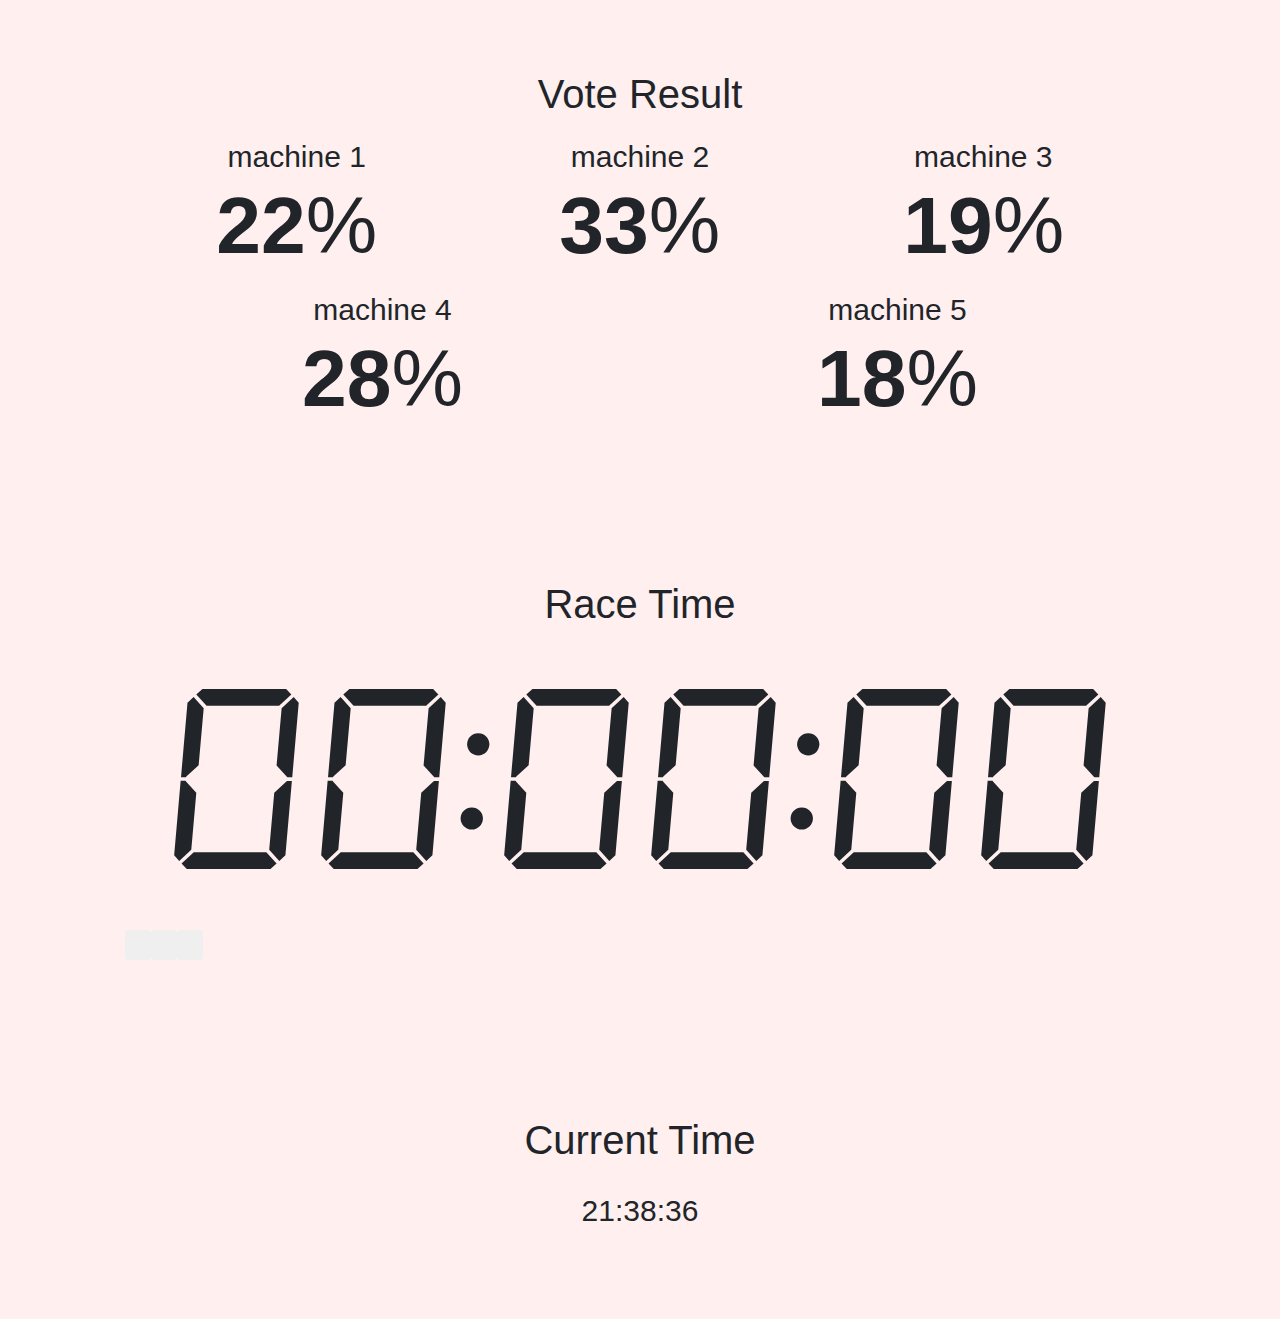
<file: index.html>
<!DOCTYPE html>
<html lang="ja">
	<head>
		<meta charset="utf-8">
		<meta http-equiv="X-UA-Compatible" content="IE=edge">
		<meta name="viewport" content="width=device-width, initial-scale=1">
		<title>TMCC-Test</title>
		<link href="bootstrap.min.css" rel="stylesheet">
		<script src="bootstrap.min.js"></script>
		<script src="anime.min.js"></script>
		<script src="jquery-3.3.1.min.js"></script>
		<link rel="stylesheet" href="style.css" type="text/css"/>
		<link rel="icon" href="icon.jpg">
	</head>
	<body style="background: #ffefef">
		<section class="bet text-center container">
			<h1>Vote Result</h1>
			<p>
				<div class="row">
					<div class="col-sm-4 text-center">
						<p class="machineName">machine 1</p>
						<p class="catch" id="num1"><b>0</b>%</p>
					</div>
					
					<div class="col-sm-4 text-center">
						<p class="machineName">machine 2</p>
						<p class="catch" id="num2"><b>0</b>%</p>
					</div>
					
					<div class="col-sm-4 text-center">
						<p class="machineName">machine 3</p>
						<p class="catch" id="num3"><b>0</b>%</p>
					</div>
				</div>
			</p>
			
			<p>
				<div class="row">
					<div class="col-sm-6 text-center">
						<p class="machineName">machine 4</p>
						<p class="catch" id="num4"><b>0</b>%</p>
					</div>
					
					<div class="col-sm-6 text-center">
						<p class="machineName">machine 5</p>
						<p class="catch" id="num5"><b>0</b>%</p>
					</div>
				</div>
			</p>
		</section>
		
		<section class="passsec text-center container">
			<h1>Race Time</h1>
			<p>
				<div id="showArea" class="showRaceTime" style="font-family: digitalfont"></div>
			</p>
			
			<p class="row">
				<button value="start" id="startBtn" class="btn btn-default" onclick="start();">
				<button value="stop" id="stopBtn" class="btn btn-default" onclick="stop();">
				<button value="reset" id="resetBtn" class="btn btn-default" onclick="reset();">
			</p>
		</section>
		
		<section class="time text-center container">
			<h1>Current Time</h1>
			<p class="row">
				<div id="nowtime" class="nowtime text-center"></div>
			</p>
		</section>
	</body>
	<script>
		//vote code
		anime({
			targets: '.catch',
			scale: [0,2.0]
		});
		
		$({count: 0}).animate({count: 30}, {
			duration: 1000,
			easing: 'linear',
			progress: function() { 
				$('#num1 b').text(Math.ceil(this.count)); 
			}
		});
		
		$({count: 0}).animate({count: 45}, {
			duration: 1000,
			easing: 'linear',
			progress: function() { 
				$('#num2 b').text(Math.ceil(this.count)); 
			}
		});
		
		$({count: 0}).animate({count: 25}, {
			duration: 1000,
			easing: 'linear',
			progress: function() { 
				$('#num3 b').text(Math.ceil(this.count)); 
			}
		});
		
		$({count: 0}).animate({count: 38}, {
			duration: 1000,
			easing: 'linear',
			progress: function() { 
				$('#num4 b').text(Math.ceil(this.count)); 
			}
		});
		
		$({count: 0}).animate({count: 24}, {
			duration: 1000,
			easing: 'linear',
			progress: function() { 
				$('#num5 b').text(Math.ceil(this.count)); 
			}
		});
		//vote end
		
		//addzero code
		function addzero(num){
			if(num < 10){
				ret = "0" + num;
				return ret;
			} else {
				return num;
			}
		}
		//addzeto end
		//time code
		function showClock(){
			var time = new Date();
			var hour = addzero(time.getHours());
			var min = addzero(time.getMinutes());
			var sec = addzero(time.getSeconds());
			var msg = hour + ":" + min + ":" + sec;
			
			var elem = document.getElementById("nowtime");
			elem.innerHTML = msg;
		}
		setInterval('showClock()',500);
		//time end
		
		//passsec code
		var passSec,passMsec,passMin;
		
		passMsec = 0;
		passSec = 0;
		passMin = 0;
		defaultmsg = "00:00:00";
		
		document.getElementById("showArea").innerHTML = defaultmsg;
		function showSec(){
			passMsec++;
			
			if(passMsec > 99){
				passMsec = 0;
				passSec++;
			}
			if(passSec > 59){
				passSec = 0;
				passMin++;
			}
			
			var msg = addzero(passMin) + ":" + addzero(passSec) + ":" + addzero(passMsec);
			
			document.getElementById("showArea").innerHTML = msg;
		}
		
		function start(){
			timer = setInterval('showSec()',10);
			
			document.getElementById("startBtn").disabled = true;
		}
		
		function stop(){
			clearInterval(timer);
			
			document.getElementById("startBtn").disabled = false;
		}
		
		function reset(){
			passSec = 0;
			passMsec = 0;
			passMin = 0;
			
			clearInterval(timer);
			
			document.getElementById("showArea").innerHTML = defaultmsg;
			document.getElementById("startBtn").disabled = false;
		}
		//passsec end
	</script>
</html>
</file>
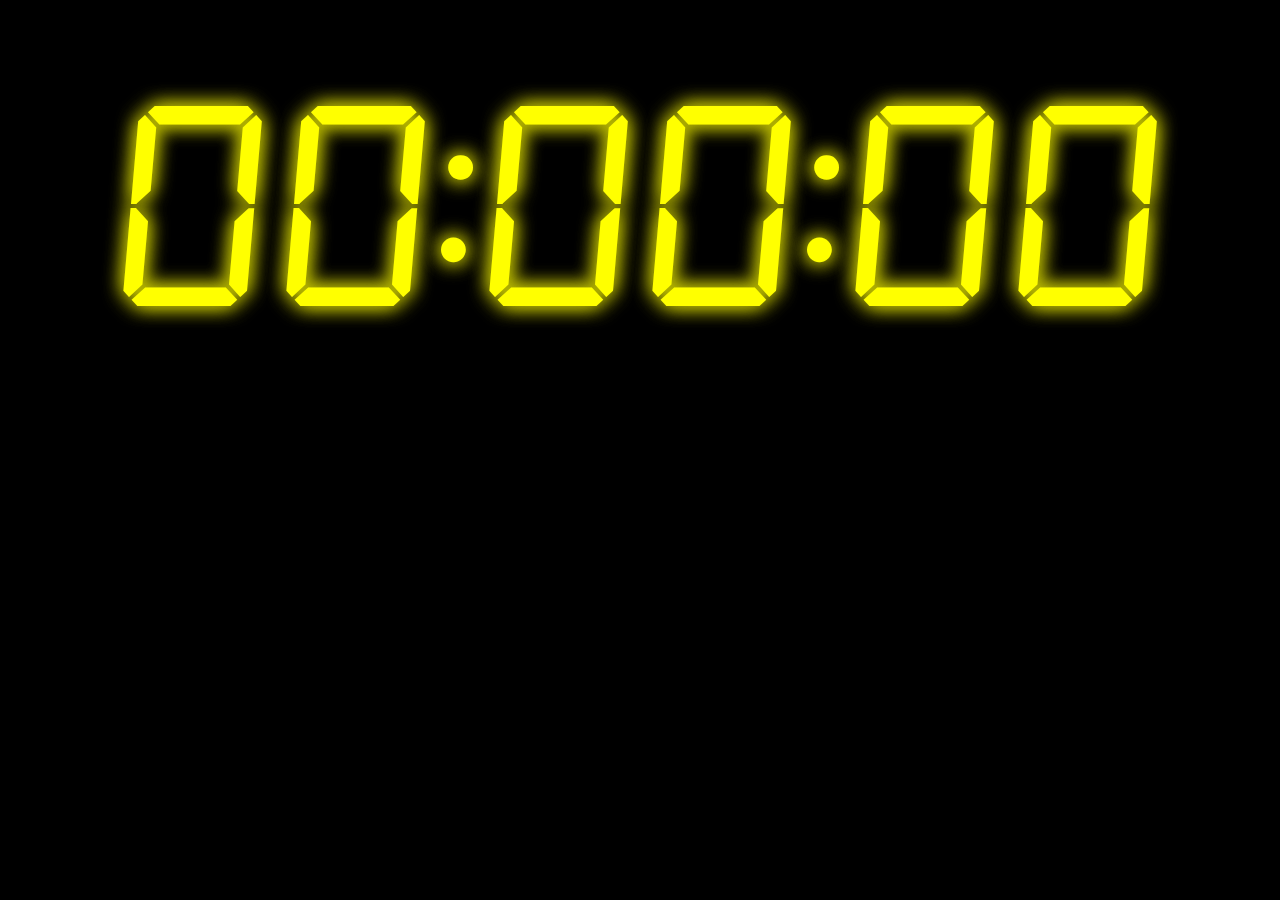
<file: racetimer.html>
<!DOCTYPE html>
<html lang="ja">
	<head>
		<meta charset="utf-8">
		<meta http-equiv="X-UA-Compatible" content="IE=edge">
		<meta name="viewport" content="width=device-width, initial-scale=1">
		<title>RaceTimer</title>
		<!-- lib reading start -->
		<link href="bootstrap.min.css" rel="stylesheet">
		<link href="bootstrap.css" rel="stylesheet">
		<script src="bootstrap.min.js"></script>
		<script src="anime.min.js"></script>
		<script src="jquery-3.3.1.min.js"></script>
		<!-- lib reading end -->
		<link rel="stylesheet" href="racetimer.css" type="text/css"/>
		<link rel="icon" href="icon.jpg">
	</head>
	<body style="background: #000;">
		<!--<aside class="text-center scriptalert">-->
			<div class="container">
				<noscript>
					<div class="alert alert-danger alert-dismissible fade show" role="alert">
						<button type="button" class="close" data-dismiss="alert" aria-label="閉じる">
							<span aria-hidden="true">&times;</span>
						</button>
	        			JavaScriptがオフになっているようです。<strong>JavaScriptをオンにしてください。</strong>
	        		</div>
				</noscript>
			</div>
		<!--</aside>-->
		<section class="passsec text-center">
			<div class="container">
				<p>
					<div id="showArea" class="showRaceTime" style="font-family: digitalfont;"></div>
				</p>
				<br>
				<p>
					<ul id="showLapArea" class="showLap" style="font-family: digitalfont;">
					</ul>
				</p>
			</div>
		</section>
	</body>
	<script>
		//keydown code
		var status = 0; //status 0 -> not running, 1 -> running
		document.onkeydown = function keydown(){
			if(event.key == "Enter" && status == 0){
				start();
			}
			else if(event.key == "Enter" && status == 1){
				stop();
			}
			else if(event.keyCode == 32){
				reset();
			}
			else if(event.key == "l" && status == 1){
				lap();
			}
			else if(event.key == "r" && status == 1){
				lapreset();
			}
		}
		//keydown end

		//addzero code
		function addzero(num){
			if(num < 10){
				ret = "0" + num;
				return ret;
			} else {
				return num;
			}
		}
		//addzero end
		
		//passsec code
		var passSec,passMsec,passMin,lapnum;
		
		passMsec = 0;
		passSec = 0;
		passMin = 0;
		lapnum = 0;
		var defaultmsg = "00:00:00";
		var defaultlap = "LAP0" + "&nbsp;&nbsp;" + "/" + "&nbsp;&nbsp;" + "00:00:00"
		
		document.getElementById("showArea").innerHTML = defaultmsg;
		function showSec(){
			passMsec++;
			
			if(passMsec > 99){
				passMsec = 0;
				passSec++;
			}
			if(passSec > 59){
				passSec = 0;
				passMin++;
			}
			
			var msg = addzero(passMin) + ":" + addzero(passSec) + ":" + addzero(passMsec);
			
			document.getElementById("showArea").innerHTML = msg;
		}
		
		function start(){
			timer = setInterval('showSec()',10);
			
			status = 1;
		}
		
		function stop(){
			clearInterval(timer);
			
			status = 0;
		}
		
		function reset(){
			passSec = 0;
			passMsec = 0;
			passMin = 0;
			lapnum = 0;
			
			var resetlap = "LAP" + lapnum + "&nbsp;&nbsp;" + "/" + "&nbsp;&nbsp;" + addzero(passMin) + ":" + addzero(passSec) + ":" + addzero(passMsec);
			
			clearInterval(timer);
			
			document.getElementById("showArea").innerHTML = defaultmsg;
			document.getElementById("showLapArea").innerHTML = "";
			
			status = 0;
		}

		function lap(){
			lapnum++;
			var laptime = "LAP" + lapnum + "&nbsp;&nbsp;" + "/" + "&nbsp;&nbsp;" + addzero(passMin) + ":" + addzero(passSec) + ":" + addzero(passMsec);
			
			var lapArea = document.getElementById("showLapArea");
			var makeli = document.createElement("li");

			makeli.innerHTML = laptime;
			lapArea.appendChild(makeli);
		}

		function lapreset(){
			lapnum = 0;

			var resetlap = "LAP" + lapnum + "&nbsp;&nbsp;" + "/" + "&nbsp;&nbsp;" + addzero(passMin) + ":" + addzero(passSec) + ":" + addzero(passMsec);
			
			document.getElementById("showLapArea").innerHTML = "";
		}
		//passsec end
	</script>
</html>
</file>
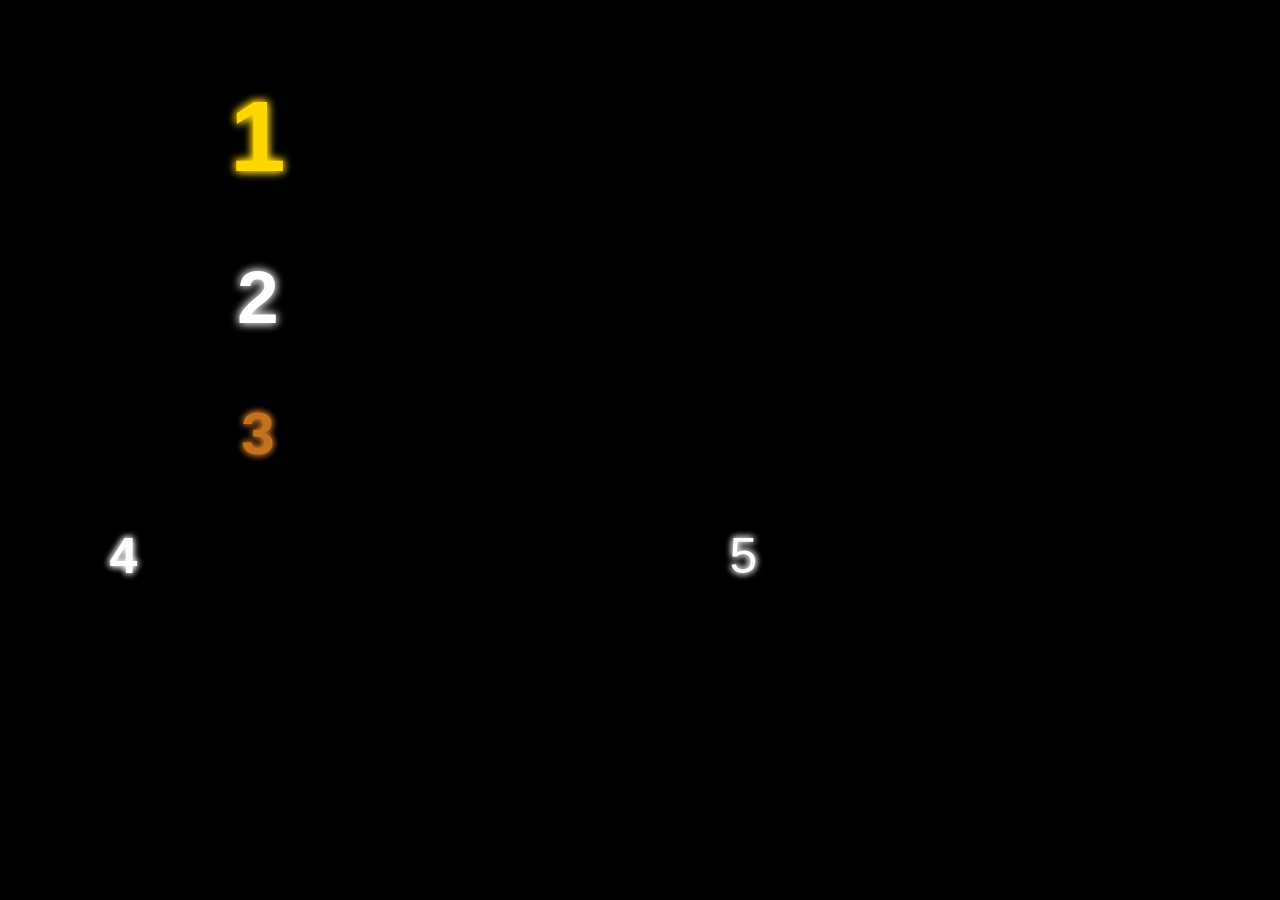
<file: rank.html>
<!DOCTYPE html>
<html lang="ja">
	<head>
		<meta charset="utf-8">
		<meta http-equiv="X-UA-Compatible" content="IE=edge">
		<meta name="viewport" content="width=device-width, initial-scale=1">
		<title>Rank</title>
		<!-- lib reading start -->
		<link href="bootstrap.min.css" rel="stylesheet">
		<script src="bootstrap.min.js"></script>
		<script src="anime.min.js"></script>
		<script src="jquery-3.3.1.min.js"></script>
		<!-- lib reading end -->
		<link rel="stylesheet" href="rank.css" type="text/css"/>
		<link rel="icon" href="icon.jpg">
	</head>
	<body style="background: #000;">
		<section class="showrankScope">
			<div class="row">
				<p>
					<div class="text-center col-sm-5">
						<p><h1><b>1</b></h1></p>
					</div>
					<div class="text-center col-sm-5">
						<p class="rank1 showrank" id="rank1"></p>
					</div>
				</p>
			</div>
			<br>
			<div class="row">
				<p>
					<div class="text-center col-sm-5">
						<p><h2><b>2</b></h2></p>
					</div>
					<div class="text-center col-sm-5">
						<p class="rank2 showrank" id="rank2"></p>
					</div>
				</p>
			</div>
			<br>
			<div class="row">
				<p>
					<div class="text-center col-sm-5">
						<p><h3 class="show3"><b>3</b></h3></p>
					</div>
					<div class="text-center col-sm-5">
						<p class="rank3 showrank" id="rank3"></p>
					</div>
				</p>
			</div>
			<br>
			<div class="row show45">
				<p>
					<div class="text-center col-sm-2">
						<p><h3 class="show4"><b>4</b></h3></p>
					</div>
					<div class="text-left col-sm-4">
						<p class="rank4 showrank" id="rank4"></p>
					</div>
					<div class="text-center col-sm-2">
						<p><h3 class="show5">5</h3></p>
					</div>
					<div class="text-left col-sm-4">
						<p class="rank5 showrank" id="rank5"></p>
					</div>
				</p>
			</div>
		</section>
	</body>
	<script>
		var mac = {
			name1: "たまごっち",
			name2: "斎藤さん",
			name3: "あほくさ",
			name4: "タンゴ",
			name5: "にゃんこ号"
		};
		var maclist = [];
		var showstatus = 0;

		//keydown code
		document.onkeydown = function keydown(){
			if(event.key == "Enter"){
				show();
			}
			else if(event.keyCode == 49){    //1
				maclist.push(mac.name1);
			}
			else if(event.keyCode == 50){    //2
				maclist.push(mac.name2);
			}
			else if(event.keyCode == 51){    //3
				maclist.push(mac.name3);
			}
			else if(event.keyCode == 52){    //4
				maclist.push(mac.name4);
			}
			else if(event.keyCode == 53){    //5
				maclist.push(mac.name5);
			}
			else if(event.key == "r"){
				maclist = [];
			}
			else if(event.keyCode == 32 && showstatus){
				showreset();
			}
		};
		//keycode end

		//rank code
		function show(){
			maclist = maclist.filter(function(x, i, self){
				return self.indexOf(x) === i;
			});

			playsound();
			setTimeout(function(){
				$("#rank4").html(maclist[3]).hide().fadeIn(1000);
				$("#rank5").html(maclist[4]).hide().fadeIn(1000);
			}, 3000);
			setTimeout(function(){
				$("#rank4").fadeOut(2000);
				$("#rank5").fadeOut(2000);
				$(".show45").fadeOut(2000);
			}, 6000);
			setTimeout(function(){
				$("#rank3").html(maclist[2]).hide().fadeIn(1000);
			}, 7000);
			setTimeout(function(){
				$("#rank2").html(maclist[1]).hide().fadeIn(1000);
			}, 7500);
			setTimeout(function(){
				$("#rank1").html(maclist[0]).hide().fadeIn(2000);
				maclist = [];
			}, 8500);

			showstatus = 1;
		}
		function showreset(){
			$("#rank1, #rank2, #rank3, #rank4, #rank5").html("");
			$(".show45").show();
		}
		//rank end

		//audio code
		function playsound(){
			var ochinchin = new Audio();
			ochinchin.src = "soundofan.mp3";
			ochinchin.play();
		}
		//audio end
	</script>
</html>
</file>
<file: style.css>
@font-face{
	font-family: 'digitalfont';
	src: url(digitalfont.ttf);
}

html{
	overflow: auto;
}
body{
	overflow: hidden;
}
.catch{
	font-size: 40px;
	box-sizing: border-box;
}
.bet{
	padding: 70px;
	box-sizing: border-box;
}
.passsec{
	padding: 70px;
	box-sizing: border-box;
}
.time{
	padding: 70px;
	box-sizing: border-box;
}
.nowtime{
	font-size: 30px;
}
.machineName{
	font-size: 30px;
}
.showRaceTime{
	font-size: 180px;
}
</file>
<file: racetimer.css>
@font-face{
	font-family: 'digitalfont';
	src: url(digitalfont.ttf);
}

html{
	overflow: auto;
}
body{
	overflow: hidden;
}
li{
	list-style: none;
}

.scriptalert{
	margin-top: 50px;
}
.passsec{
	padding-top: 40px;
	padding-bottom: 20px;
	padding-right: 20px;
	padding-left: 20px;
}
.showRaceTime{
	font-size: 200px;
	color: #ff0;
	text-shadow: 0 0 20px #cc0,0 0 20px #cc0;
}
.showLap{
	font-size: 30px;
	color: #ff0;
}
</file>
<file: rank.css>
@font-face{
	font-family: 'digitalfont';
	src: url(digitalfont.ttf);
}

html{
	overflow: auto;
}
body{
	overflow: hidden;
}

h1{
	font-size: 100px;
	color: #ffd700;
	text-shadow: 0 0 10px #ffd700, 0 0 10px #ffd700;
}
h2{
	font-size: 75px;
	color: #fff;
	text-shadow: 0 0 10px #d3d3d3, 0 0 10px #d3d3d3;
}
h3.show3{
	font-size: 60px;
	color: #c47222;
	text-shadow: 0 0 7px #c47222, 0 0 7px #c47222;
}
h3.show4,h3.show5{
	font-size: 50px;
	color: #fff;
	text-shadow: 0 0 7px #fff, 0 0 7px #fff;
}

.showrankScope{
	margin-top: 60px;
}
.rank1{
	color: #ffd700;
	font-size: 100px;
	text-shadow: 0 0 7px #ffd700, 0 0 7px #ffd700;
}
.rank2{
	color: #fff;
	font-size: 75px;
	text-shadow: 0 0 7px #d3d3d3, 0 0 7px #d3d3d3;
}
.rank3{
	color: #fff;
	font-size: 60px;
	text-shadow: 0 0 7px #c47222, 0 0 7px #c47222;
}
.rank4,.rank5{
	color: #fff;
	font-size: 50px;
	text-shadow: 0 0 7px #fff, 0 0 7px #fff;
}
.show45{
	margin-left: 20px;
	margin-right: 20px;
	box-sizing: border-box;
}
</file>
